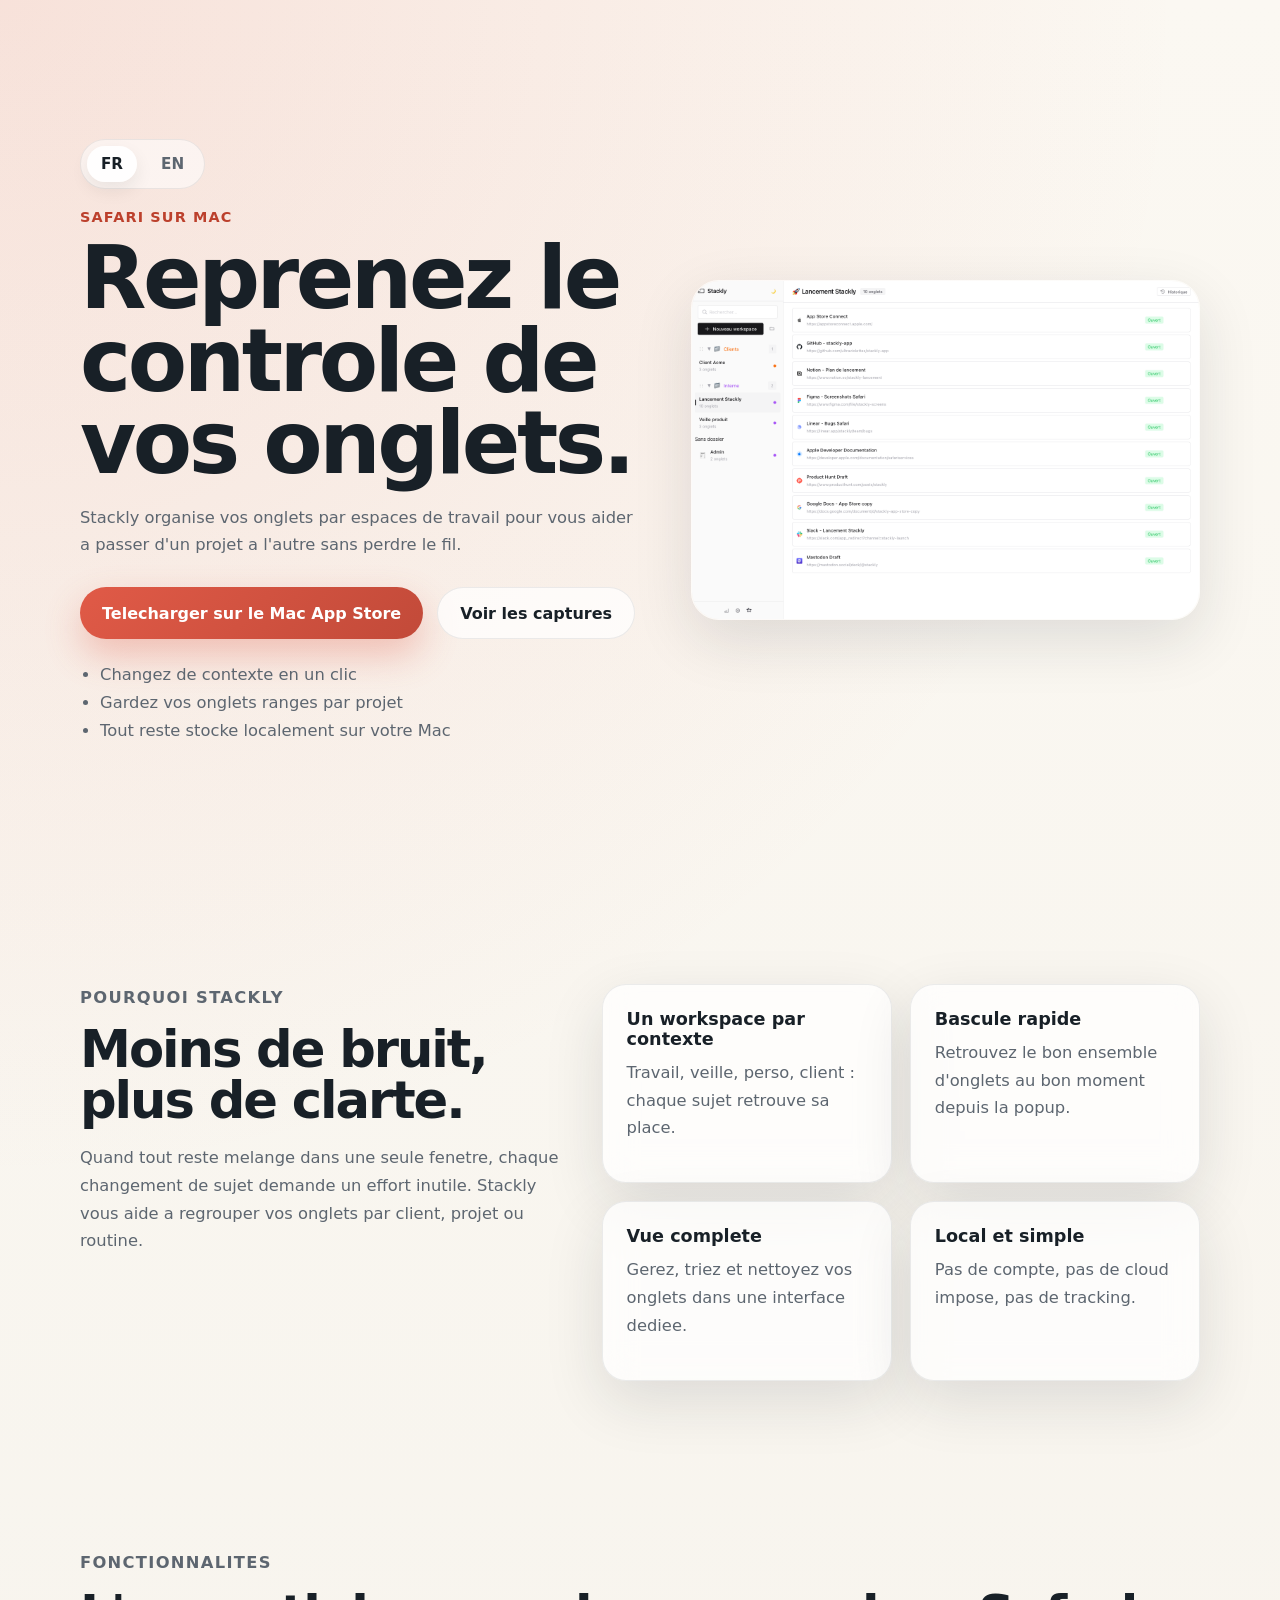
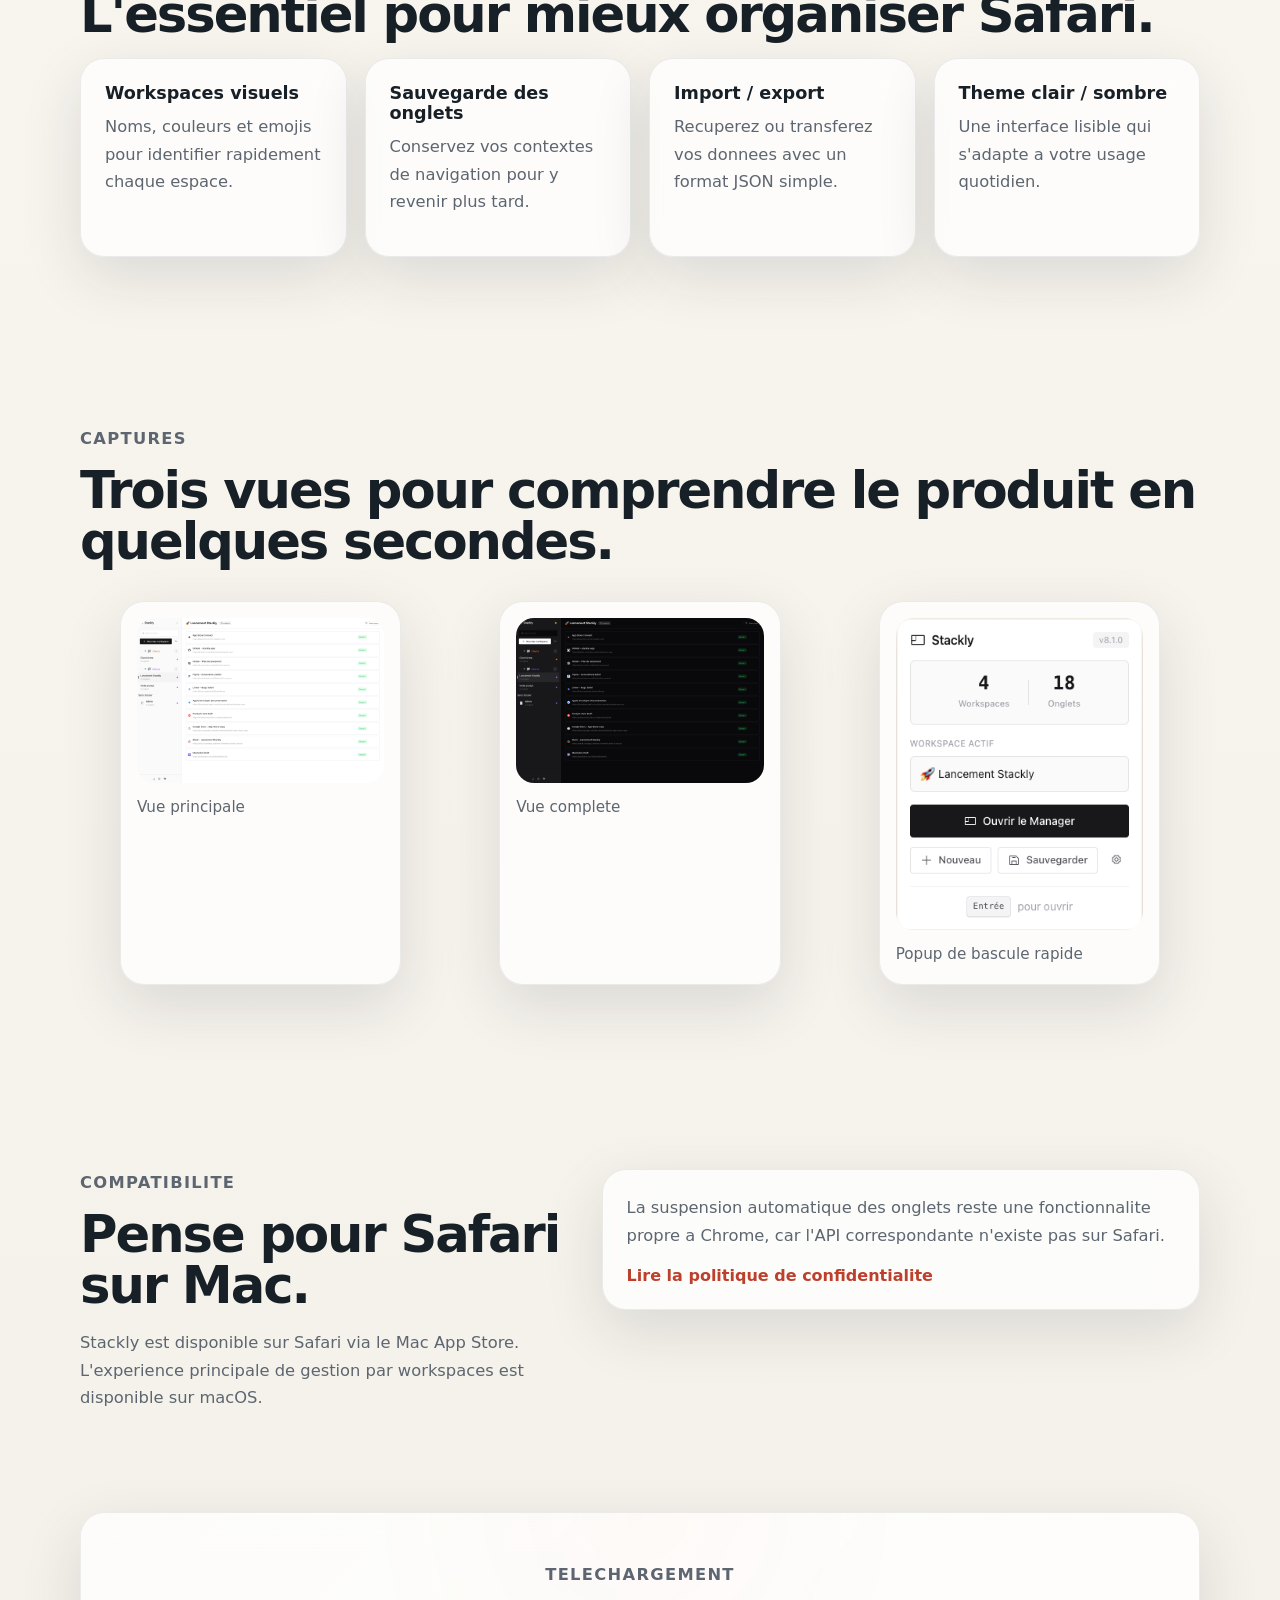
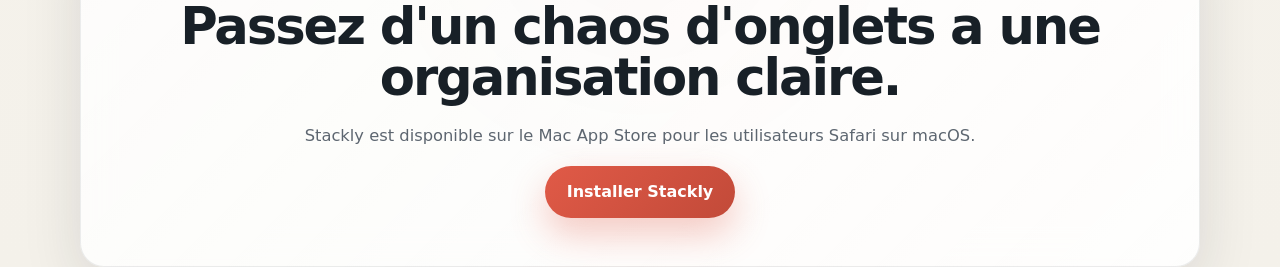
<file: index.html>
<!doctype html>
<html lang="fr">
  <head>
    <meta charset="UTF-8" />
    <meta name="viewport" content="width=device-width, initial-scale=1.0" />
    <title>Stackly | Organisez vos onglets Safari par workspaces</title>
    <meta
      name="description"
      content="Stackly organise vos onglets Safari par espaces de travail pour vous aider a changer de contexte rapidement sur Mac."
    />
    <link rel="icon" href="assets/icon128.png" />
    <link rel="alternate" hreflang="fr" href="https://ultraviolettes.github.io/stackly-app/" />
    <link
      rel="alternate"
      hreflang="en"
      href="https://ultraviolettes.github.io/stackly-app/en/"
    />
    <link rel="stylesheet" href="styles.css" />
  </head>
  <body>
    <header class="hero">
      <div class="hero-copy">
        <nav class="lang-switch" aria-label="Choix de langue">
          <a class="lang-link is-active" href="./">FR</a>
          <a class="lang-link" href="en/">EN</a>
        </nav>
        <p class="eyebrow">Safari sur Mac</p>
        <h1>Reprenez le controle de vos onglets.</h1>
        <p class="lede">
          Stackly organise vos onglets par espaces de travail pour vous aider a passer
          d'un projet a l'autre sans perdre le fil.
        </p>
        <div class="hero-actions">
          <a
            class="button button-primary"
            href="https://apps.apple.com/fr/app/stackly/id6759226108?mt=12"
            >Telecharger sur le Mac App Store</a
          >
          <a class="button button-secondary" href="#captures">Voir les captures</a>
        </div>
        <ul class="hero-points">
          <li>Changez de contexte en un clic</li>
          <li>Gardez vos onglets ranges par projet</li>
          <li>Tout reste stocke localement sur votre Mac</li>
        </ul>
      </div>
      <div class="hero-visual">
        <img src="assets/screenshots/screenshot-light.png" alt="Vue principale de Stackly" />
      </div>
    </header>

    <main>
      <section class="section section-grid">
        <div>
          <p class="section-label">Pourquoi Stackly</p>
          <h2>Moins de bruit, plus de clarte.</h2>
          <p>
            Quand tout reste melange dans une seule fenetre, chaque changement de sujet
            demande un effort inutile. Stackly vous aide a regrouper vos onglets par
            client, projet ou routine.
          </p>
        </div>
        <div class="feature-grid">
          <article class="card">
            <h3>Un workspace par contexte</h3>
            <p>Travail, veille, perso, client : chaque sujet retrouve sa place.</p>
          </article>
          <article class="card">
            <h3>Bascule rapide</h3>
            <p>Retrouvez le bon ensemble d'onglets au bon moment depuis la popup.</p>
          </article>
          <article class="card">
            <h3>Vue complete</h3>
            <p>Gerez, triez et nettoyez vos onglets dans une interface dediee.</p>
          </article>
          <article class="card">
            <h3>Local et simple</h3>
            <p>Pas de compte, pas de cloud impose, pas de tracking.</p>
          </article>
        </div>
      </section>

      <section class="section">
        <p class="section-label">Fonctionnalites</p>
        <h2>L'essentiel pour mieux organiser Safari.</h2>
        <div class="benefits">
          <div class="benefit">
            <h3>Workspaces visuels</h3>
            <p>Noms, couleurs et emojis pour identifier rapidement chaque espace.</p>
          </div>
          <div class="benefit">
            <h3>Sauvegarde des onglets</h3>
            <p>Conservez vos contextes de navigation pour y revenir plus tard.</p>
          </div>
          <div class="benefit">
            <h3>Import / export</h3>
            <p>Recuperez ou transferez vos donnees avec un format JSON simple.</p>
          </div>
          <div class="benefit">
            <h3>Theme clair / sombre</h3>
            <p>Une interface lisible qui s'adapte a votre usage quotidien.</p>
          </div>
        </div>
      </section>

      <section id="captures" class="section">
        <p class="section-label">Captures</p>
        <h2>Trois vues pour comprendre le produit en quelques secondes.</h2>
        <div class="screens">
          <figure class="screen-card">
            <img src="assets/screenshots/screenshot-light.png" alt="Vue claire de Stackly" />
            <figcaption>Vue principale</figcaption>
          </figure>
          <figure class="screen-card">
            <img src="assets/screenshots/screenshot-dark.png" alt="Vue sombre de Stackly" />
            <figcaption>Vue complete</figcaption>
          </figure>
          <figure class="screen-card">
            <img src="assets/screenshots/screenshot-popup.png" alt="Popup de Stackly" />
            <figcaption>Popup de bascule rapide</figcaption>
          </figure>
        </div>
      </section>

      <section class="section section-grid">
        <div>
          <p class="section-label">Compatibilite</p>
          <h2>Pense pour Safari sur Mac.</h2>
          <p>
            Stackly est disponible sur Safari via le Mac App Store. L'experience
            principale de gestion par workspaces est disponible sur macOS.
          </p>
        </div>
        <div class="note">
          <p>
            La suspension automatique des onglets reste une fonctionnalite propre a
            Chrome, car l'API correspondante n'existe pas sur Safari.
          </p>
          <a href="privacy.html">Lire la politique de confidentialite</a>
        </div>
      </section>

      <section class="section cta">
        <p class="section-label">Telechargement</p>
        <h2>Passez d'un chaos d'onglets a une organisation claire.</h2>
        <p>
          Stackly est disponible sur le Mac App Store pour les utilisateurs Safari sur
          macOS.
        </p>
        <a
          class="button button-primary"
          href="https://apps.apple.com/fr/app/stackly/id6759226108?mt=12"
          >Installer Stackly</a
        >
      </section>
    </main>
  </body>
</html>
</file>
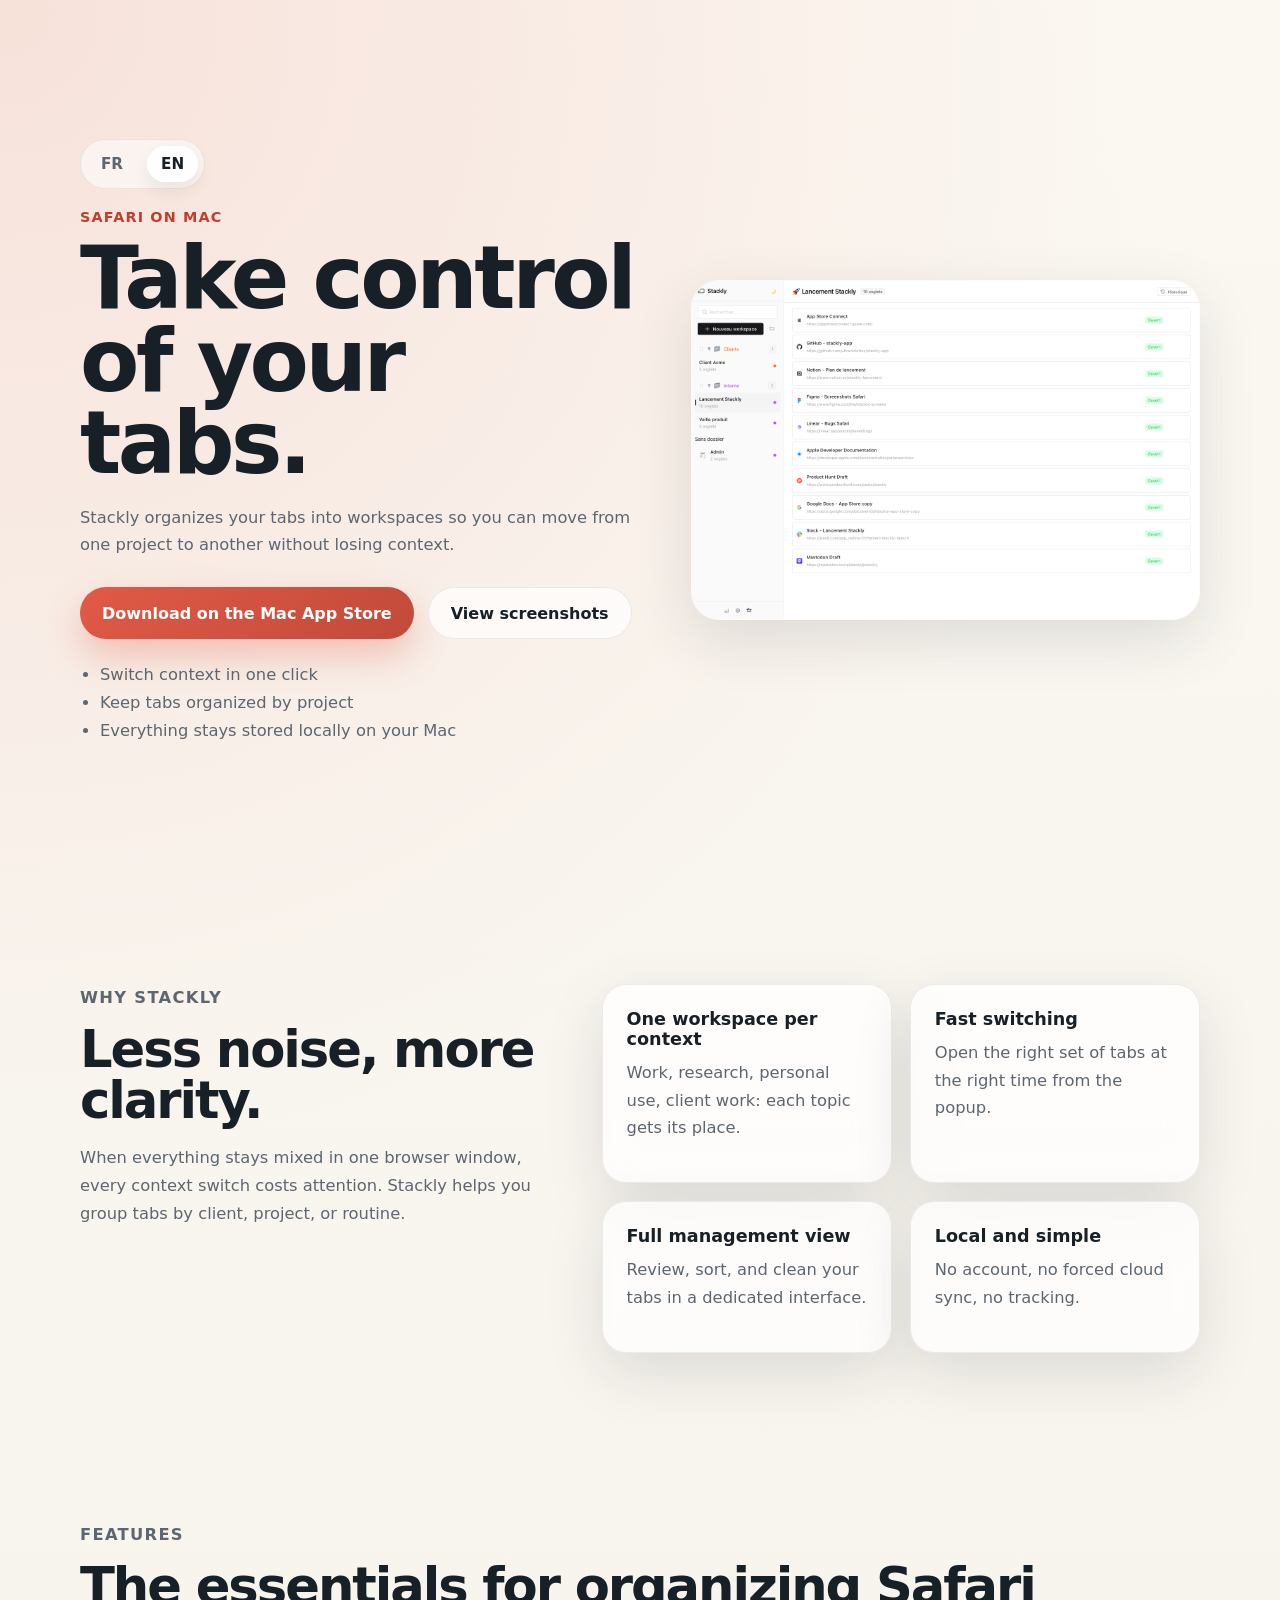
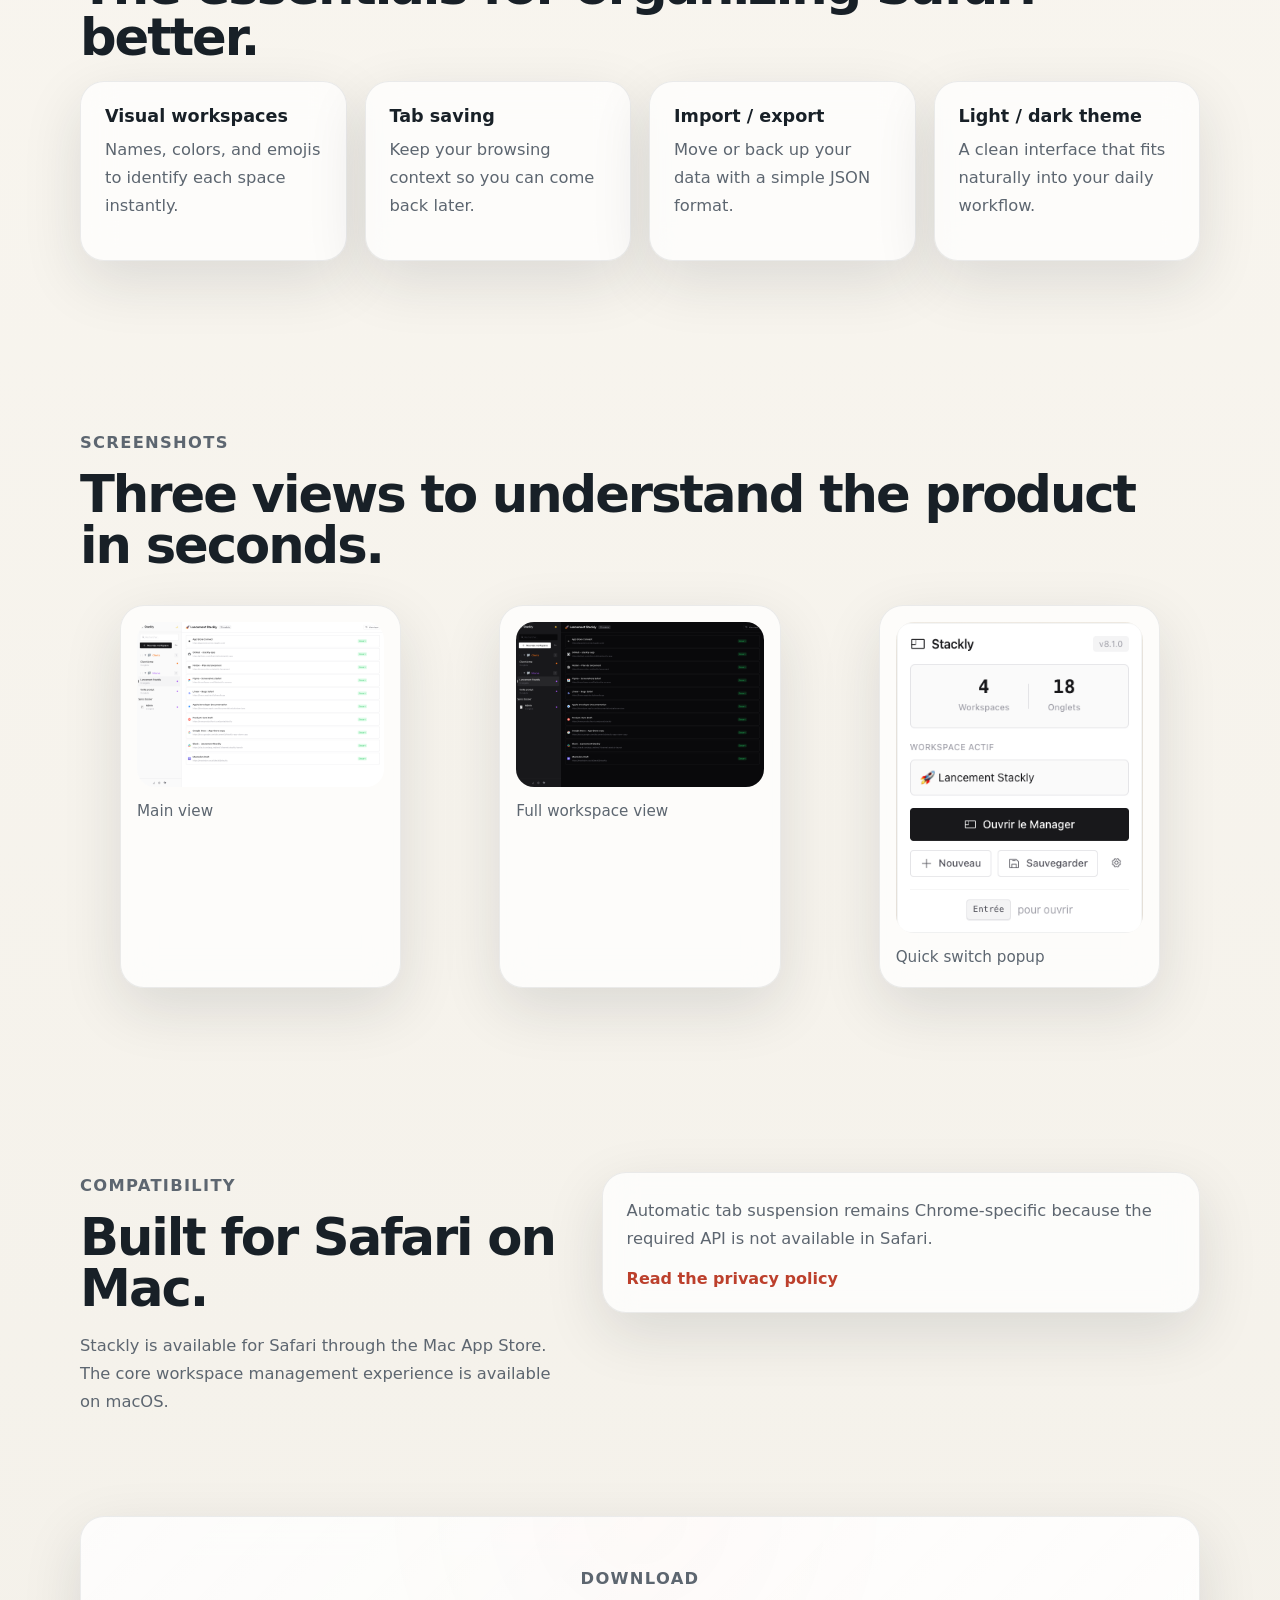
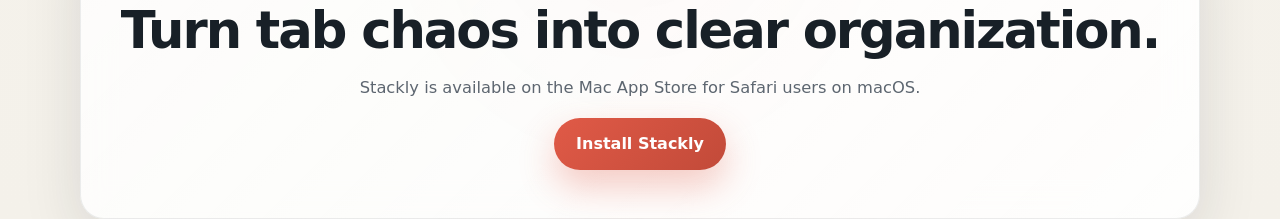
<file: en/index.html>
<!doctype html>
<html lang="en">
  <head>
    <meta charset="UTF-8" />
    <meta name="viewport" content="width=device-width, initial-scale=1.0" />
    <title>Stackly | Organize your Safari tabs into workspaces</title>
    <meta
      name="description"
      content="Stackly organizes your Safari tabs into workspaces so you can switch context faster on Mac."
    />
    <link rel="icon" href="../assets/icon128.png" />
    <link rel="alternate" hreflang="fr" href="https://ultraviolettes.github.io/stackly-app/" />
    <link
      rel="alternate"
      hreflang="en"
      href="https://ultraviolettes.github.io/stackly-app/en/"
    />
    <link rel="stylesheet" href="../styles.css" />
  </head>
  <body>
    <header class="hero">
      <div class="hero-copy">
        <nav class="lang-switch" aria-label="Language selector">
          <a class="lang-link" href="../">FR</a>
          <a class="lang-link is-active" href="./">EN</a>
        </nav>
        <p class="eyebrow">Safari on Mac</p>
        <h1>Take control of your tabs.</h1>
        <p class="lede">
          Stackly organizes your tabs into workspaces so you can move from one project
          to another without losing context.
        </p>
        <div class="hero-actions">
          <a
            class="button button-primary"
            href="https://apps.apple.com/fr/app/stackly/id6759226108?mt=12"
            >Download on the Mac App Store</a
          >
          <a class="button button-secondary" href="#screenshots">View screenshots</a>
        </div>
        <ul class="hero-points">
          <li>Switch context in one click</li>
          <li>Keep tabs organized by project</li>
          <li>Everything stays stored locally on your Mac</li>
        </ul>
      </div>
      <div class="hero-visual">
        <img src="../assets/screenshots/screenshot-light.png" alt="Stackly main view" />
      </div>
    </header>

    <main>
      <section class="section section-grid">
        <div>
          <p class="section-label">Why Stackly</p>
          <h2>Less noise, more clarity.</h2>
          <p>
            When everything stays mixed in one browser window, every context switch costs
            attention. Stackly helps you group tabs by client, project, or routine.
          </p>
        </div>
        <div class="feature-grid">
          <article class="card">
            <h3>One workspace per context</h3>
            <p>Work, research, personal use, client work: each topic gets its place.</p>
          </article>
          <article class="card">
            <h3>Fast switching</h3>
            <p>Open the right set of tabs at the right time from the popup.</p>
          </article>
          <article class="card">
            <h3>Full management view</h3>
            <p>Review, sort, and clean your tabs in a dedicated interface.</p>
          </article>
          <article class="card">
            <h3>Local and simple</h3>
            <p>No account, no forced cloud sync, no tracking.</p>
          </article>
        </div>
      </section>

      <section class="section">
        <p class="section-label">Features</p>
        <h2>The essentials for organizing Safari better.</h2>
        <div class="benefits">
          <div class="benefit">
            <h3>Visual workspaces</h3>
            <p>Names, colors, and emojis to identify each space instantly.</p>
          </div>
          <div class="benefit">
            <h3>Tab saving</h3>
            <p>Keep your browsing context so you can come back later.</p>
          </div>
          <div class="benefit">
            <h3>Import / export</h3>
            <p>Move or back up your data with a simple JSON format.</p>
          </div>
          <div class="benefit">
            <h3>Light / dark theme</h3>
            <p>A clean interface that fits naturally into your daily workflow.</p>
          </div>
        </div>
      </section>

      <section id="screenshots" class="section">
        <p class="section-label">Screenshots</p>
        <h2>Three views to understand the product in seconds.</h2>
        <div class="screens">
          <figure class="screen-card">
            <img src="../assets/screenshots/screenshot-light.png" alt="Stackly light view" />
            <figcaption>Main view</figcaption>
          </figure>
          <figure class="screen-card">
            <img src="../assets/screenshots/screenshot-dark.png" alt="Stackly dark view" />
            <figcaption>Full workspace view</figcaption>
          </figure>
          <figure class="screen-card">
            <img src="../assets/screenshots/screenshot-popup.png" alt="Stackly popup" />
            <figcaption>Quick switch popup</figcaption>
          </figure>
        </div>
      </section>

      <section class="section section-grid">
        <div>
          <p class="section-label">Compatibility</p>
          <h2>Built for Safari on Mac.</h2>
          <p>
            Stackly is available for Safari through the Mac App Store. The core
            workspace management experience is available on macOS.
          </p>
        </div>
        <div class="note">
          <p>
            Automatic tab suspension remains Chrome-specific because the required API is
            not available in Safari.
          </p>
          <a href="privacy.html">Read the privacy policy</a>
        </div>
      </section>

      <section class="section cta">
        <p class="section-label">Download</p>
        <h2>Turn tab chaos into clear organization.</h2>
        <p>Stackly is available on the Mac App Store for Safari users on macOS.</p>
        <a
          class="button button-primary"
          href="https://apps.apple.com/fr/app/stackly/id6759226108?mt=12"
          >Install Stackly</a
        >
      </section>
    </main>
  </body>
</html>
</file>
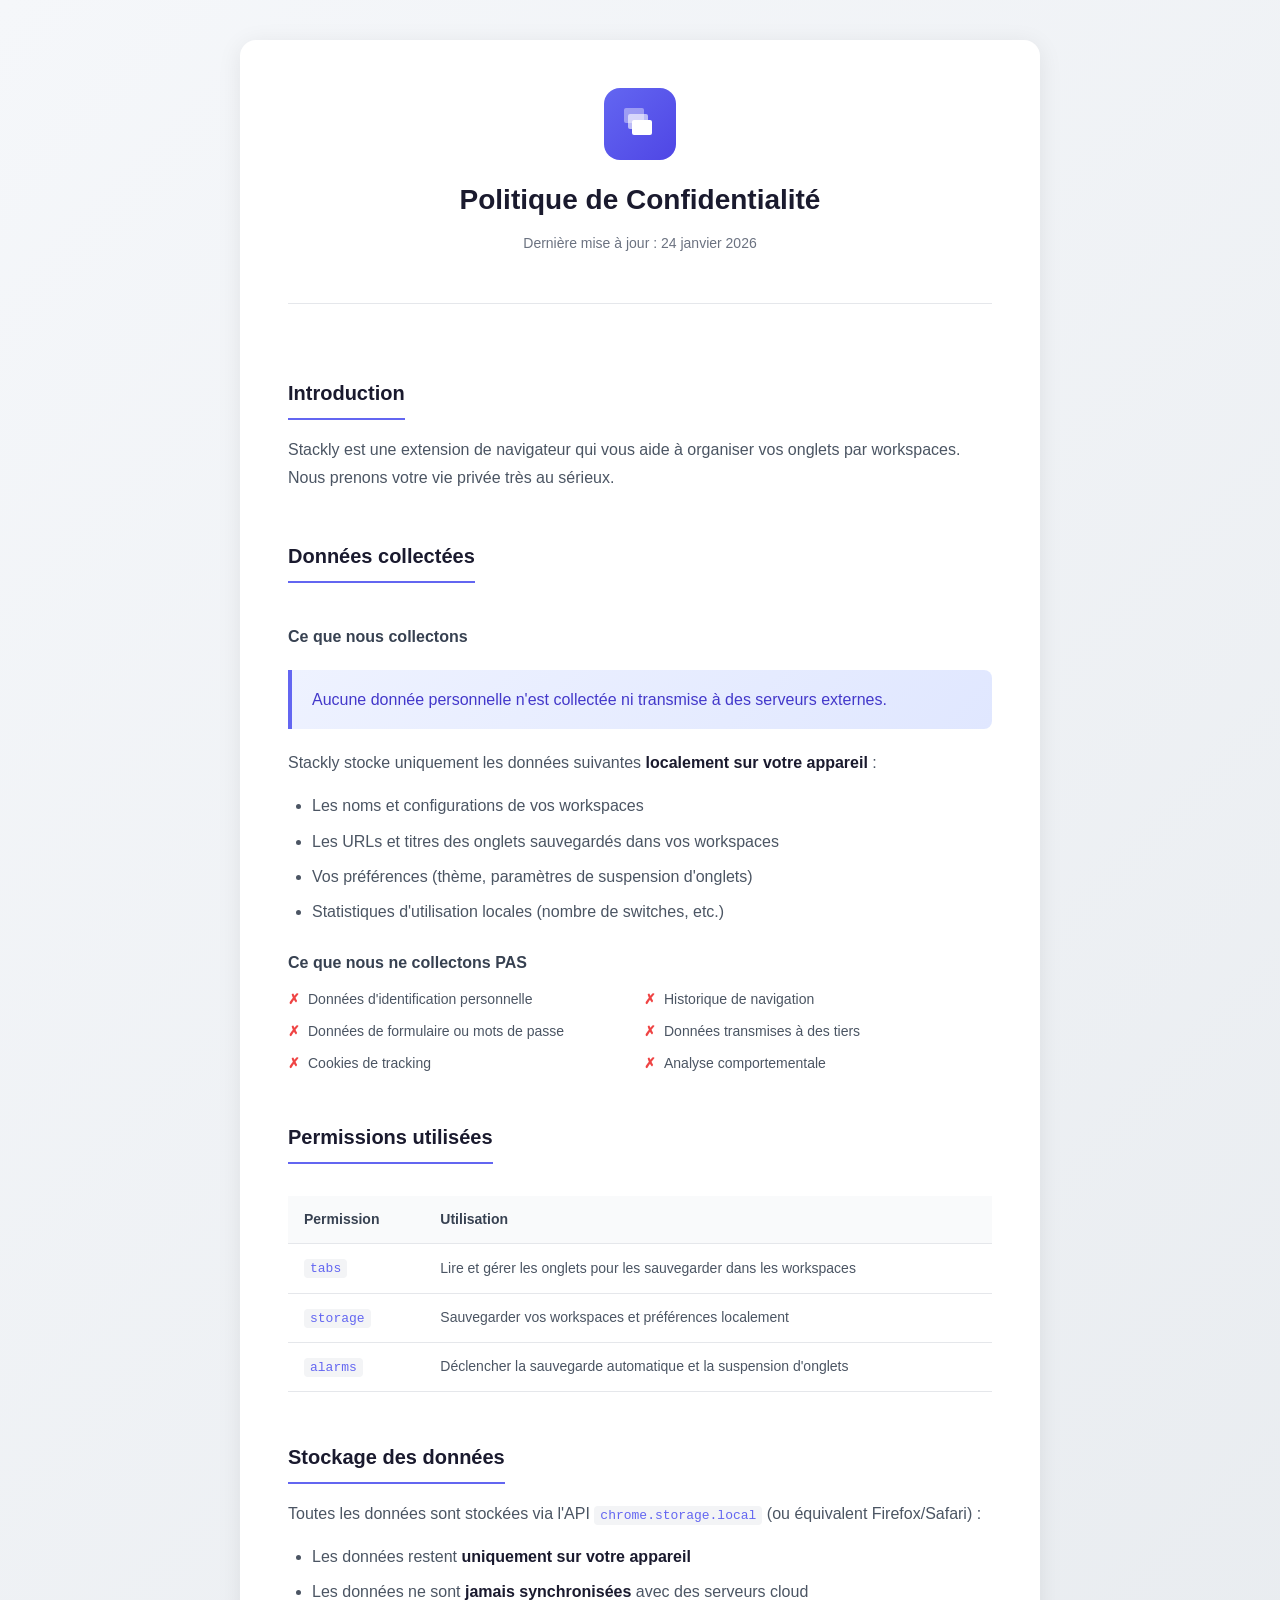
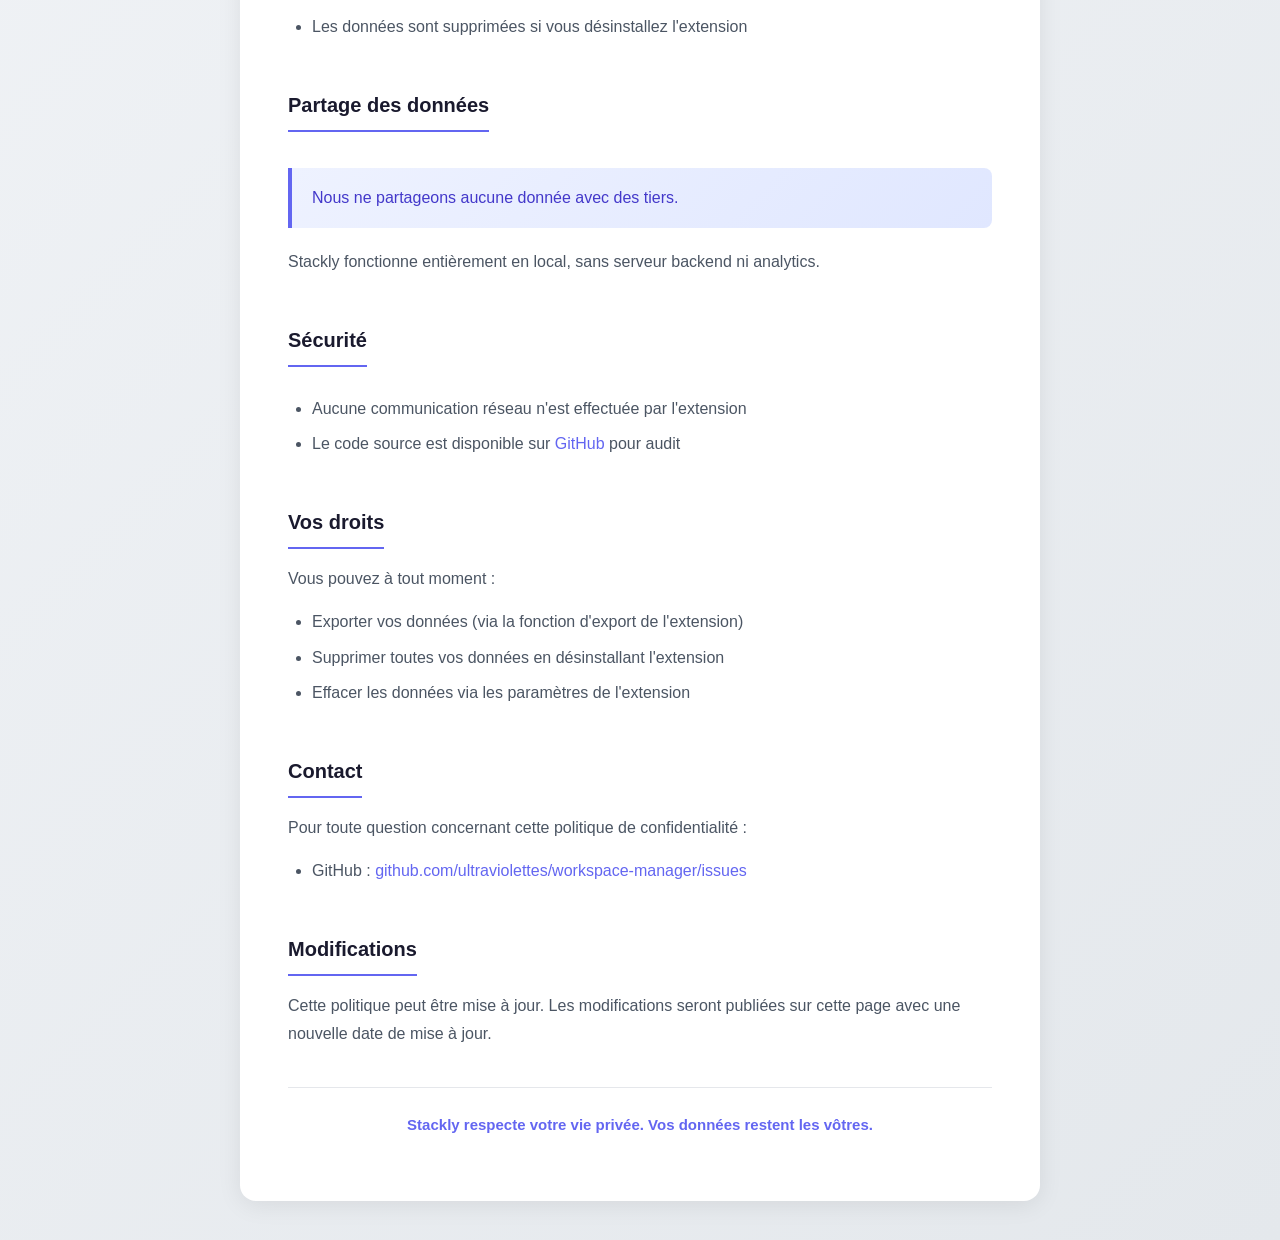
<file: privacy.html>
<!doctype html>
<html lang="fr">
  <head>
    <meta charset="UTF-8" />
    <meta name="viewport" content="width=device-width, initial-scale=1.0" />
    <title>Politique de Confidentialité - Stackly</title>
    <style>
      * {
        margin: 0;
        padding: 0;
        box-sizing: border-box;
      }
      body {
        font-family:
          -apple-system, BlinkMacSystemFont, 'Segoe UI', Roboto, Oxygen, Ubuntu, sans-serif;
        line-height: 1.7;
        color: #1a1a2e;
        background: linear-gradient(135deg, #f5f7fa 0%, #e4e8ec 100%);
        min-height: 100vh;
        padding: 40px 20px;
      }
      .container {
        max-width: 800px;
        margin: 0 auto;
        background: white;
        border-radius: 16px;
        box-shadow: 0 4px 24px rgba(0, 0, 0, 0.08);
        padding: 48px;
      }
      .header {
        text-align: center;
        margin-bottom: 40px;
        padding-bottom: 32px;
        border-bottom: 1px solid #e5e7eb;
      }
      .logo {
        width: 72px;
        height: 72px;
        background: linear-gradient(135deg, #6366f1 0%, #4f46e5 100%);
        border-radius: 16px;
        margin: 0 auto 16px;
        display: flex;
        align-items: center;
        justify-content: center;
      }
      .logo svg {
        width: 40px;
        height: 40px;
      }
      h1 {
        font-size: 28px;
        font-weight: 700;
        color: #1a1a2e;
        margin-bottom: 8px;
      }
      .update-date {
        color: #6b7280;
        font-size: 14px;
      }
      h2 {
        font-size: 20px;
        font-weight: 600;
        color: #1a1a2e;
        margin: 32px 0 16px;
        padding-bottom: 8px;
        border-bottom: 2px solid #6366f1;
        display: inline-block;
      }
      h3 {
        font-size: 16px;
        font-weight: 600;
        color: #374151;
        margin: 24px 0 12px;
      }
      p {
        margin-bottom: 16px;
        color: #4b5563;
      }
      ul {
        margin: 12px 0 16px 24px;
        color: #4b5563;
      }
      li {
        margin-bottom: 8px;
      }
      strong {
        color: #1a1a2e;
      }
      .highlight {
        background: linear-gradient(135deg, #eef2ff 0%, #e0e7ff 100%);
        border-left: 4px solid #6366f1;
        padding: 16px 20px;
        border-radius: 0 8px 8px 0;
        margin: 20px 0;
      }
      .highlight p {
        margin: 0;
        color: #4338ca;
        font-weight: 500;
      }
      table {
        width: 100%;
        border-collapse: collapse;
        margin: 16px 0;
        font-size: 14px;
      }
      th,
      td {
        padding: 12px 16px;
        text-align: left;
        border-bottom: 1px solid #e5e7eb;
      }
      th {
        background: #f9fafb;
        font-weight: 600;
        color: #374151;
      }
      td {
        color: #4b5563;
      }
      code {
        background: #f3f4f6;
        padding: 2px 6px;
        border-radius: 4px;
        font-family: 'SF Mono', Monaco, monospace;
        font-size: 13px;
        color: #6366f1;
      }
      .footer {
        margin-top: 40px;
        padding-top: 24px;
        border-top: 1px solid #e5e7eb;
        text-align: center;
      }
      .footer p {
        color: #6366f1;
        font-weight: 600;
        font-size: 15px;
      }
      a {
        color: #6366f1;
        text-decoration: none;
      }
      a:hover {
        text-decoration: underline;
      }
      .no-collect {
        display: grid;
        grid-template-columns: repeat(2, 1fr);
        gap: 8px;
        margin: 12px 0;
      }
      .no-collect-item {
        display: flex;
        align-items: center;
        gap: 8px;
        color: #4b5563;
        font-size: 14px;
      }
      .no-collect-item::before {
        content: '✗';
        color: #ef4444;
        font-weight: bold;
      }
      @media (max-width: 600px) {
        .container {
          padding: 24px;
        }
        h1 {
          font-size: 24px;
        }
        .no-collect {
          grid-template-columns: 1fr;
        }
      }
    </style>
  </head>
  <body>
    <div class="container">
      <div class="header">
        <div class="logo">
          <svg viewBox="0 0 40 40" fill="none" xmlns="http://www.w3.org/2000/svg">
            <rect x="4" y="4" width="20" height="15" rx="2" fill="white" fill-opacity="0.4" />
            <rect x="8" y="10" width="20" height="15" rx="2" fill="white" fill-opacity="0.6" />
            <rect x="12" y="16" width="20" height="15" rx="2" fill="white" />
          </svg>
        </div>
        <h1>Politique de Confidentialité</h1>
        <p class="update-date">Dernière mise à jour : 24 janvier 2026</p>
      </div>

      <h2>Introduction</h2>
      <p>
        Stackly est une extension de navigateur qui vous aide à organiser vos onglets par
        workspaces. Nous prenons votre vie privée très au sérieux.
      </p>

      <h2>Données collectées</h2>

      <h3>Ce que nous collectons</h3>
      <div class="highlight">
        <p>Aucune donnée personnelle n'est collectée ni transmise à des serveurs externes.</p>
      </div>
      <p>
        Stackly stocke uniquement les données suivantes
        <strong>localement sur votre appareil</strong> :
      </p>
      <ul>
        <li>Les noms et configurations de vos workspaces</li>
        <li>Les URLs et titres des onglets sauvegardés dans vos workspaces</li>
        <li>Vos préférences (thème, paramètres de suspension d'onglets)</li>
        <li>Statistiques d'utilisation locales (nombre de switches, etc.)</li>
      </ul>

      <h3>Ce que nous ne collectons PAS</h3>
      <div class="no-collect">
        <div class="no-collect-item">Données d'identification personnelle</div>
        <div class="no-collect-item">Historique de navigation</div>
        <div class="no-collect-item">Données de formulaire ou mots de passe</div>
        <div class="no-collect-item">Données transmises à des tiers</div>
        <div class="no-collect-item">Cookies de tracking</div>
        <div class="no-collect-item">Analyse comportementale</div>
      </div>

      <h2>Permissions utilisées</h2>
      <table>
        <thead>
          <tr>
            <th>Permission</th>
            <th>Utilisation</th>
          </tr>
        </thead>
        <tbody>
          <tr>
            <td><code>tabs</code></td>
            <td>Lire et gérer les onglets pour les sauvegarder dans les workspaces</td>
          </tr>
          <tr>
            <td><code>storage</code></td>
            <td>Sauvegarder vos workspaces et préférences localement</td>
          </tr>
          <tr>
            <td><code>alarms</code></td>
            <td>Déclencher la sauvegarde automatique et la suspension d'onglets</td>
          </tr>
        </tbody>
      </table>

      <h2>Stockage des données</h2>
      <p>
        Toutes les données sont stockées via l'API <code>chrome.storage.local</code> (ou équivalent
        Firefox/Safari) :
      </p>
      <ul>
        <li>Les données restent <strong>uniquement sur votre appareil</strong></li>
        <li>Les données ne sont <strong>jamais synchronisées</strong> avec des serveurs cloud</li>
        <li>Les données sont supprimées si vous désinstallez l'extension</li>
      </ul>

      <h2>Partage des données</h2>
      <div class="highlight">
        <p>Nous ne partageons aucune donnée avec des tiers.</p>
      </div>
      <p>Stackly fonctionne entièrement en local, sans serveur backend ni analytics.</p>

      <h2>Sécurité</h2>
      <ul>
        <li>Aucune communication réseau n'est effectuée par l'extension</li>
        <li>
          Le code source est disponible sur
          <a href="https://github.com/ultraviolettes/workspace-manager">GitHub</a> pour audit
        </li>
      </ul>

      <h2>Vos droits</h2>
      <p>Vous pouvez à tout moment :</p>
      <ul>
        <li>Exporter vos données (via la fonction d'export de l'extension)</li>
        <li>Supprimer toutes vos données en désinstallant l'extension</li>
        <li>Effacer les données via les paramètres de l'extension</li>
      </ul>

      <h2>Contact</h2>
      <p>Pour toute question concernant cette politique de confidentialité :</p>
      <ul>
        <li>
          GitHub :
          <a href="https://github.com/ultraviolettes/workspace-manager/issues"
            >github.com/ultraviolettes/workspace-manager/issues</a
          >
        </li>
      </ul>

      <h2>Modifications</h2>
      <p>
        Cette politique peut être mise à jour. Les modifications seront publiées sur cette page avec
        une nouvelle date de mise à jour.
      </p>

      <div class="footer">
        <p>Stackly respecte votre vie privée. Vos données restent les vôtres.</p>
      </div>
    </div>
  </body>
</html>
</file>
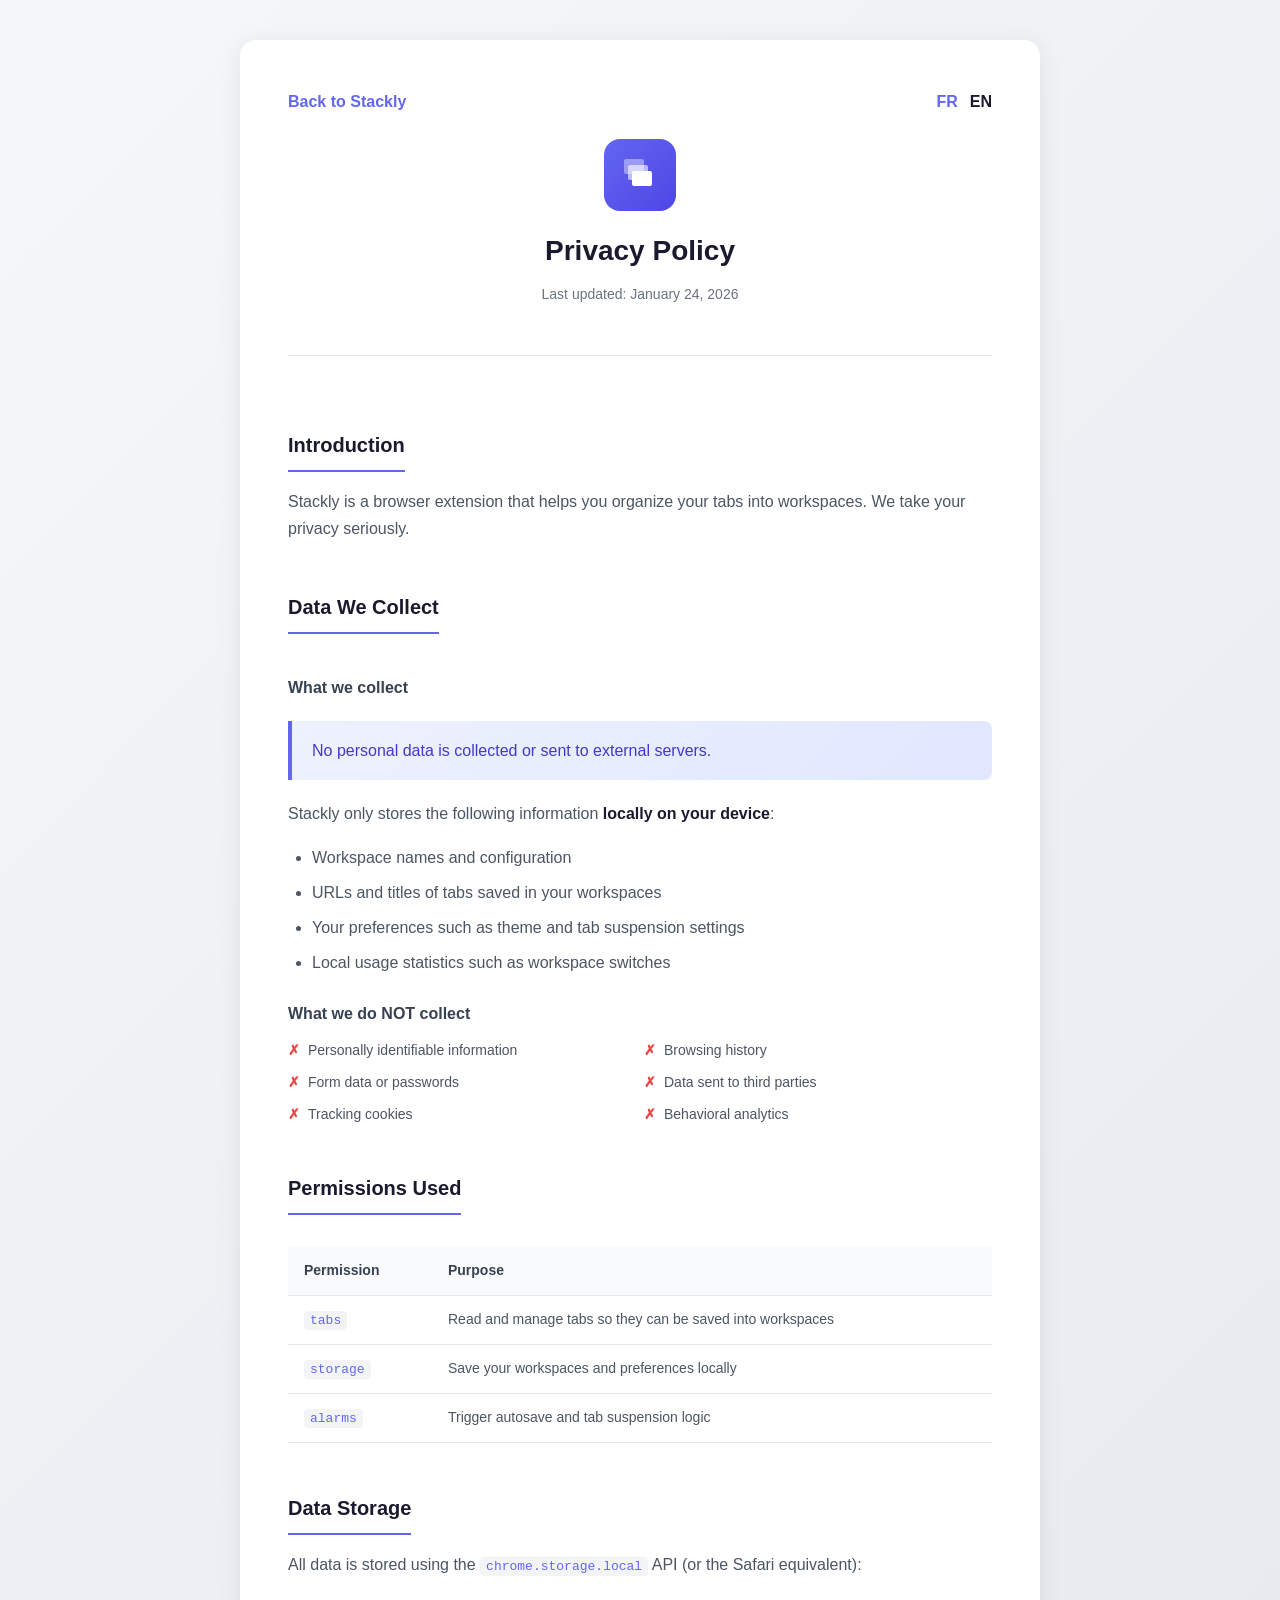
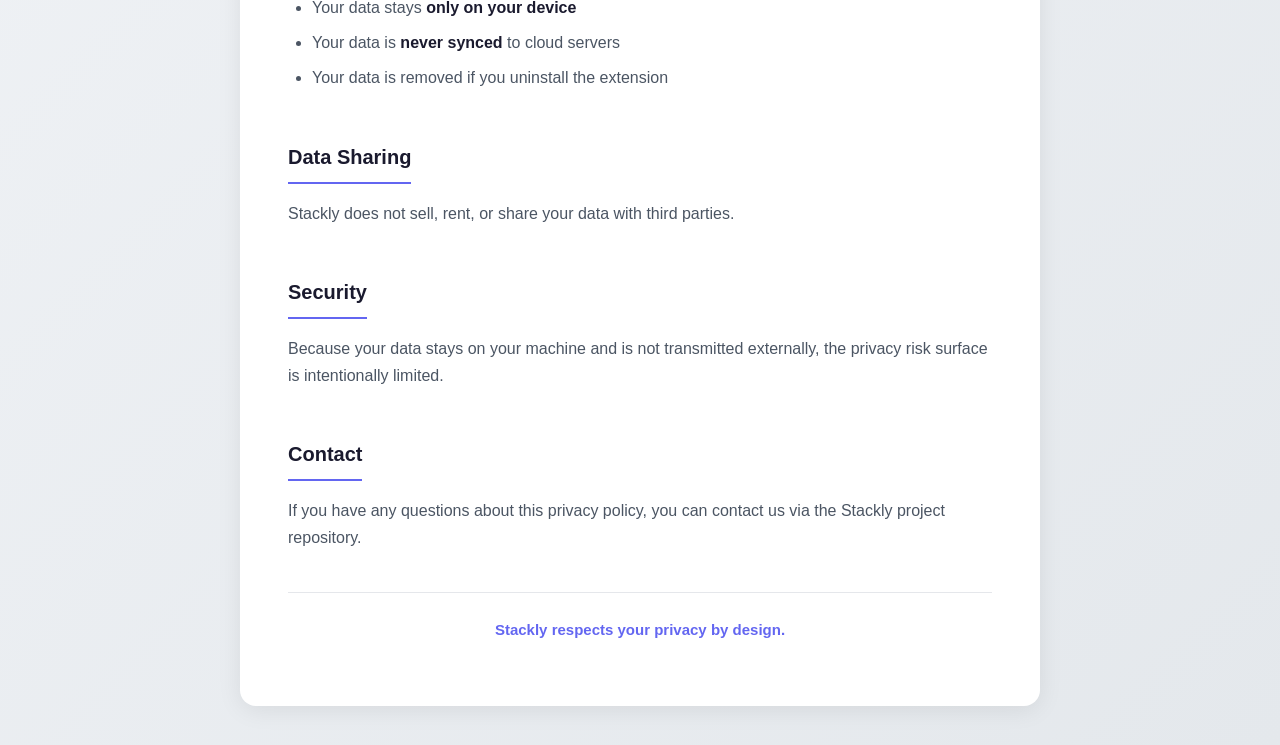
<file: en/privacy.html>
<!doctype html>
<html lang="en">
  <head>
    <meta charset="UTF-8" />
    <meta name="viewport" content="width=device-width, initial-scale=1.0" />
    <title>Privacy Policy - Stackly</title>
    <link rel="alternate" hreflang="fr" href="https://ultraviolettes.github.io/stackly-app/privacy.html" />
    <link rel="alternate" hreflang="en" href="https://ultraviolettes.github.io/stackly-app/en/privacy.html" />
    <style>
      * {
        margin: 0;
        padding: 0;
        box-sizing: border-box;
      }
      body {
        font-family:
          -apple-system, BlinkMacSystemFont, "Segoe UI", Roboto, Oxygen, Ubuntu, sans-serif;
        line-height: 1.7;
        color: #1a1a2e;
        background: linear-gradient(135deg, #f5f7fa 0%, #e4e8ec 100%);
        min-height: 100vh;
        padding: 40px 20px;
      }
      .container {
        max-width: 800px;
        margin: 0 auto;
        background: white;
        border-radius: 16px;
        box-shadow: 0 4px 24px rgba(0, 0, 0, 0.08);
        padding: 48px;
      }
      .header {
        text-align: center;
        margin-bottom: 40px;
        padding-bottom: 32px;
        border-bottom: 1px solid #e5e7eb;
      }
      .topbar {
        display: flex;
        justify-content: space-between;
        align-items: center;
        gap: 16px;
        margin-bottom: 24px;
      }
      .back-link,
      .lang-link {
        color: #6366f1;
        text-decoration: none;
        font-weight: 600;
      }
      .lang-link.is-active {
        color: #1a1a2e;
      }
      .lang-switch {
        display: flex;
        gap: 12px;
      }
      .logo {
        width: 72px;
        height: 72px;
        background: linear-gradient(135deg, #6366f1 0%, #4f46e5 100%);
        border-radius: 16px;
        margin: 0 auto 16px;
        display: flex;
        align-items: center;
        justify-content: center;
      }
      .logo svg {
        width: 40px;
        height: 40px;
      }
      h1 {
        font-size: 28px;
        font-weight: 700;
        color: #1a1a2e;
        margin-bottom: 8px;
      }
      .update-date {
        color: #6b7280;
        font-size: 14px;
      }
      h2 {
        font-size: 20px;
        font-weight: 600;
        color: #1a1a2e;
        margin: 32px 0 16px;
        padding-bottom: 8px;
        border-bottom: 2px solid #6366f1;
        display: inline-block;
      }
      h3 {
        font-size: 16px;
        font-weight: 600;
        color: #374151;
        margin: 24px 0 12px;
      }
      p {
        margin-bottom: 16px;
        color: #4b5563;
      }
      ul {
        margin: 12px 0 16px 24px;
        color: #4b5563;
      }
      li {
        margin-bottom: 8px;
      }
      strong {
        color: #1a1a2e;
      }
      .highlight {
        background: linear-gradient(135deg, #eef2ff 0%, #e0e7ff 100%);
        border-left: 4px solid #6366f1;
        padding: 16px 20px;
        border-radius: 0 8px 8px 0;
        margin: 20px 0;
      }
      .highlight p {
        margin: 0;
        color: #4338ca;
        font-weight: 500;
      }
      table {
        width: 100%;
        border-collapse: collapse;
        margin: 16px 0;
        font-size: 14px;
      }
      th,
      td {
        padding: 12px 16px;
        text-align: left;
        border-bottom: 1px solid #e5e7eb;
      }
      th {
        background: #f9fafb;
        font-weight: 600;
        color: #374151;
      }
      td {
        color: #4b5563;
      }
      code {
        background: #f3f4f6;
        padding: 2px 6px;
        border-radius: 4px;
        font-family: "SF Mono", Monaco, monospace;
        font-size: 13px;
        color: #6366f1;
      }
      .footer {
        margin-top: 40px;
        padding-top: 24px;
        border-top: 1px solid #e5e7eb;
        text-align: center;
      }
      .footer p {
        color: #6366f1;
        font-weight: 600;
        font-size: 15px;
      }
      .no-collect {
        display: grid;
        grid-template-columns: repeat(2, 1fr);
        gap: 8px;
        margin: 12px 0;
      }
      .no-collect-item {
        display: flex;
        align-items: center;
        gap: 8px;
        color: #4b5563;
        font-size: 14px;
      }
      .no-collect-item::before {
        content: "✗";
        color: #ef4444;
        font-weight: bold;
      }
      @media (max-width: 600px) {
        .container {
          padding: 24px;
        }
        h1 {
          font-size: 24px;
        }
        .no-collect {
          grid-template-columns: 1fr;
        }
        .topbar {
          flex-direction: column;
          align-items: flex-start;
        }
      }
    </style>
  </head>
  <body>
    <div class="container">
      <div class="topbar">
        <a class="back-link" href="./">Back to Stackly</a>
        <div class="lang-switch" aria-label="Language selector">
          <a class="lang-link" href="../privacy.html">FR</a>
          <a class="lang-link is-active" href="./privacy.html">EN</a>
        </div>
      </div>

      <div class="header">
        <div class="logo">
          <svg viewBox="0 0 40 40" fill="none" xmlns="http://www.w3.org/2000/svg">
            <rect x="4" y="4" width="20" height="15" rx="2" fill="white" fill-opacity="0.4" />
            <rect x="8" y="10" width="20" height="15" rx="2" fill="white" fill-opacity="0.6" />
            <rect x="12" y="16" width="20" height="15" rx="2" fill="white" />
          </svg>
        </div>
        <h1>Privacy Policy</h1>
        <p class="update-date">Last updated: January 24, 2026</p>
      </div>

      <h2>Introduction</h2>
      <p>
        Stackly is a browser extension that helps you organize your tabs into
        workspaces. We take your privacy seriously.
      </p>

      <h2>Data We Collect</h2>

      <h3>What we collect</h3>
      <div class="highlight">
        <p>No personal data is collected or sent to external servers.</p>
      </div>
      <p>
        Stackly only stores the following information <strong>locally on your device</strong>:
      </p>
      <ul>
        <li>Workspace names and configuration</li>
        <li>URLs and titles of tabs saved in your workspaces</li>
        <li>Your preferences such as theme and tab suspension settings</li>
        <li>Local usage statistics such as workspace switches</li>
      </ul>

      <h3>What we do NOT collect</h3>
      <div class="no-collect">
        <div class="no-collect-item">Personally identifiable information</div>
        <div class="no-collect-item">Browsing history</div>
        <div class="no-collect-item">Form data or passwords</div>
        <div class="no-collect-item">Data sent to third parties</div>
        <div class="no-collect-item">Tracking cookies</div>
        <div class="no-collect-item">Behavioral analytics</div>
      </div>

      <h2>Permissions Used</h2>
      <table>
        <thead>
          <tr>
            <th>Permission</th>
            <th>Purpose</th>
          </tr>
        </thead>
        <tbody>
          <tr>
            <td><code>tabs</code></td>
            <td>Read and manage tabs so they can be saved into workspaces</td>
          </tr>
          <tr>
            <td><code>storage</code></td>
            <td>Save your workspaces and preferences locally</td>
          </tr>
          <tr>
            <td><code>alarms</code></td>
            <td>Trigger autosave and tab suspension logic</td>
          </tr>
        </tbody>
      </table>

      <h2>Data Storage</h2>
      <p>
        All data is stored using the <code>chrome.storage.local</code> API (or the Safari
        equivalent):
      </p>
      <ul>
        <li>Your data stays <strong>only on your device</strong></li>
        <li>Your data is <strong>never synced</strong> to cloud servers</li>
        <li>Your data is removed if you uninstall the extension</li>
      </ul>

      <h2>Data Sharing</h2>
      <p>Stackly does not sell, rent, or share your data with third parties.</p>

      <h2>Security</h2>
      <p>
        Because your data stays on your machine and is not transmitted externally, the
        privacy risk surface is intentionally limited.
      </p>

      <h2>Contact</h2>
      <p>
        If you have any questions about this privacy policy, you can contact us via the
        Stackly project repository.
      </p>

      <div class="footer">
        <p>Stackly respects your privacy by design.</p>
      </div>
    </div>
  </body>
</html>
</file>
<file: styles.css>
:root {
  color-scheme: light;
  --bg: #f4f1ea;
  --panel: rgba(255, 255, 255, 0.72);
  --panel-strong: #ffffff;
  --ink: #182027;
  --muted: #5d6670;
  --line: rgba(24, 32, 39, 0.08);
  --accent: #e05a47;
  --accent-strong: #bc402c;
  --shadow: 0 20px 60px rgba(24, 32, 39, 0.12);
  --radius: 24px;
}

* {
  box-sizing: border-box;
}

html {
  scroll-behavior: smooth;
}

body {
  margin: 0;
  font-family:
    Inter, ui-sans-serif, system-ui, -apple-system, BlinkMacSystemFont, "Segoe UI",
    sans-serif;
  color: var(--ink);
  background:
    radial-gradient(circle at top left, rgba(224, 90, 71, 0.14), transparent 32%),
    linear-gradient(180deg, #fbf8f2 0%, var(--bg) 100%);
}

img {
  display: block;
  max-width: 100%;
}

a {
  color: inherit;
}

.hero,
.section {
  width: min(1120px, calc(100% - 48px));
  margin: 0 auto;
}

.hero {
  display: grid;
  grid-template-columns: 1.05fr 0.95fr;
  gap: 48px;
  align-items: center;
  min-height: 100vh;
  padding: 64px 0;
}

.eyebrow,
.section-label {
  margin: 0 0 12px;
  color: var(--accent-strong);
  font-size: 0.9rem;
  font-weight: 700;
  letter-spacing: 0.08em;
  text-transform: uppercase;
}

.lang-switch {
  display: inline-flex;
  gap: 10px;
  margin-bottom: 20px;
  padding: 6px;
  border: 1px solid var(--line);
  border-radius: 999px;
  background: rgba(255, 255, 255, 0.55);
}

.lang-link {
  display: inline-flex;
  align-items: center;
  justify-content: center;
  min-width: 44px;
  min-height: 36px;
  padding: 0 14px;
  border-radius: 999px;
  color: var(--muted);
  font-size: 0.95rem;
  font-weight: 700;
  text-decoration: none;
}

.lang-link.is-active {
  color: var(--ink);
  background: rgba(255, 255, 255, 0.92);
  box-shadow: 0 8px 18px rgba(24, 32, 39, 0.08);
}

h1,
h2,
h3,
p,
ul {
  margin-top: 0;
}

h1 {
  font-size: clamp(3rem, 7vw, 5.4rem);
  line-height: 0.95;
  letter-spacing: -0.04em;
  margin-bottom: 20px;
}

h2 {
  font-size: clamp(2rem, 4vw, 3.2rem);
  line-height: 1;
  letter-spacing: -0.04em;
  margin-bottom: 18px;
}

h3 {
  font-size: 1.1rem;
  margin-bottom: 10px;
}

.lede,
.section p,
.card p,
.benefit p,
.note p,
figcaption,
.hero-points {
  color: var(--muted);
  font-size: 1.02rem;
  line-height: 1.7;
}

.hero-actions {
  display: flex;
  gap: 14px;
  flex-wrap: wrap;
  margin: 28px 0 22px;
}

.button {
  display: inline-flex;
  align-items: center;
  justify-content: center;
  min-height: 52px;
  padding: 0 22px;
  border-radius: 999px;
  font-weight: 700;
  text-decoration: none;
  transition:
    transform 150ms ease,
    box-shadow 150ms ease,
    background-color 150ms ease;
}

.button:hover {
  transform: translateY(-1px);
}

.button-primary {
  color: #fff;
  background: linear-gradient(135deg, var(--accent) 0%, #c24a39 100%);
  box-shadow: 0 16px 36px rgba(224, 90, 71, 0.32);
}

.button-secondary {
  background: rgba(255, 255, 255, 0.72);
  border: 1px solid rgba(24, 32, 39, 0.08);
}

.hero-points {
  padding-left: 20px;
}

.hero-visual img {
  border-radius: 28px;
  box-shadow: var(--shadow);
  border: 1px solid rgba(255, 255, 255, 0.65);
}

.section {
  padding: 84px 0;
}

.section-grid {
  display: grid;
  grid-template-columns: 0.9fr 1.1fr;
  gap: 32px;
  align-items: start;
}

.feature-grid,
.screens,
.benefits {
  display: grid;
  gap: 18px;
}

.feature-grid {
  grid-template-columns: repeat(2, minmax(0, 1fr));
}

.benefits {
  grid-template-columns: repeat(4, minmax(0, 1fr));
}

.screens {
  grid-template-columns: repeat(3, minmax(0, 1fr));
}

.card,
.benefit,
.screen-card,
.note,
.cta {
  background: var(--panel);
  backdrop-filter: blur(16px);
  border: 1px solid var(--line);
  border-radius: var(--radius);
  box-shadow: var(--shadow);
}

.card,
.benefit,
.note,
.cta {
  padding: 24px;
}

.screen-card {
  padding: 16px;
}

.screen-card img {
  border-radius: 18px;
  margin-bottom: 12px;
}

figcaption {
  font-size: 0.95rem;
}

.note a {
  color: var(--accent-strong);
  font-weight: 700;
  text-decoration: none;
}

.cta {
  text-align: center;
  padding: 48px 32px;
  background:
    linear-gradient(135deg, rgba(255, 255, 255, 0.78), rgba(255, 255, 255, 0.88)),
    radial-gradient(circle at top, rgba(224, 90, 71, 0.12), transparent 42%);
}

@media (max-width: 980px) {
  .hero,
  .section-grid,
  .benefits,
  .screens,
  .feature-grid {
    grid-template-columns: 1fr;
  }

  .hero {
    min-height: auto;
    padding-top: 48px;
  }
}

@media (max-width: 640px) {
  .hero,
  .section {
    width: min(100% - 28px, 1120px);
  }

  h1 {
    font-size: 2.9rem;
  }

  .button {
    width: 100%;
  }

  .cta {
    padding: 36px 22px;
  }
}
</file>
